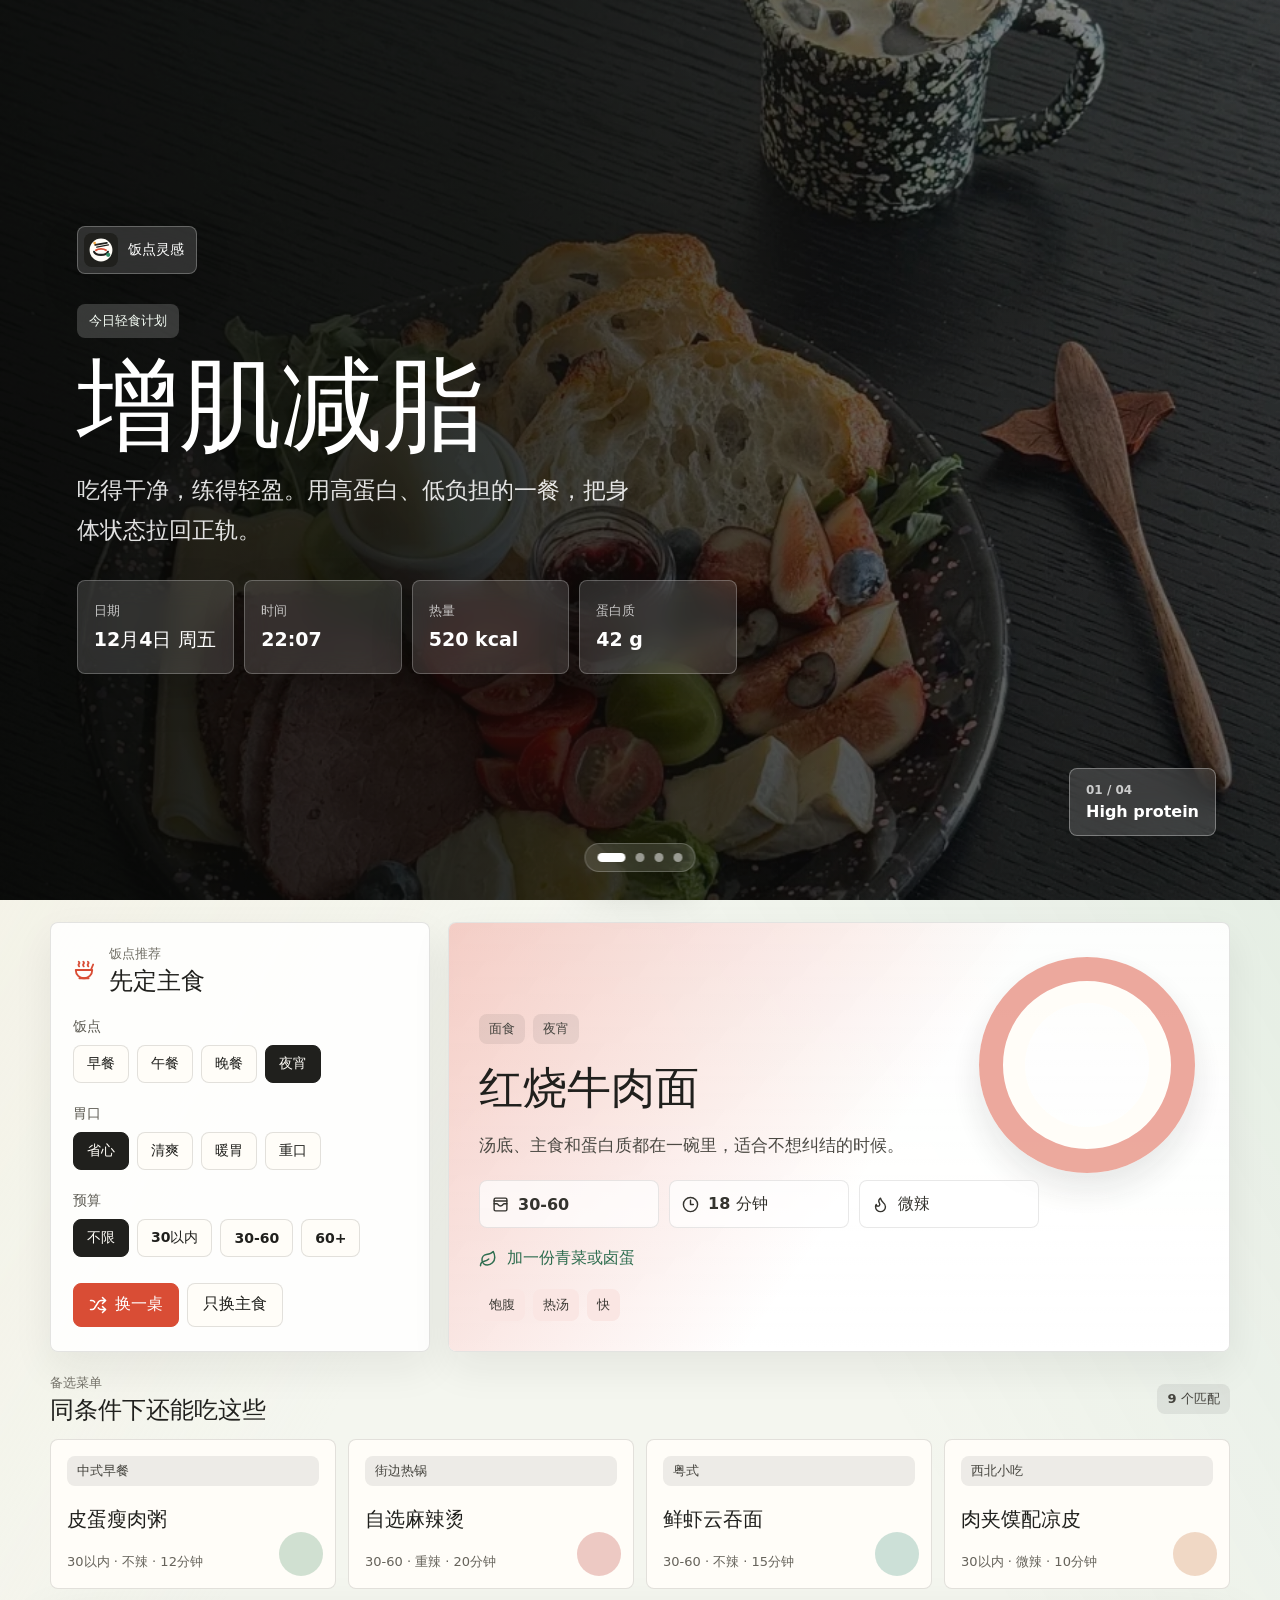
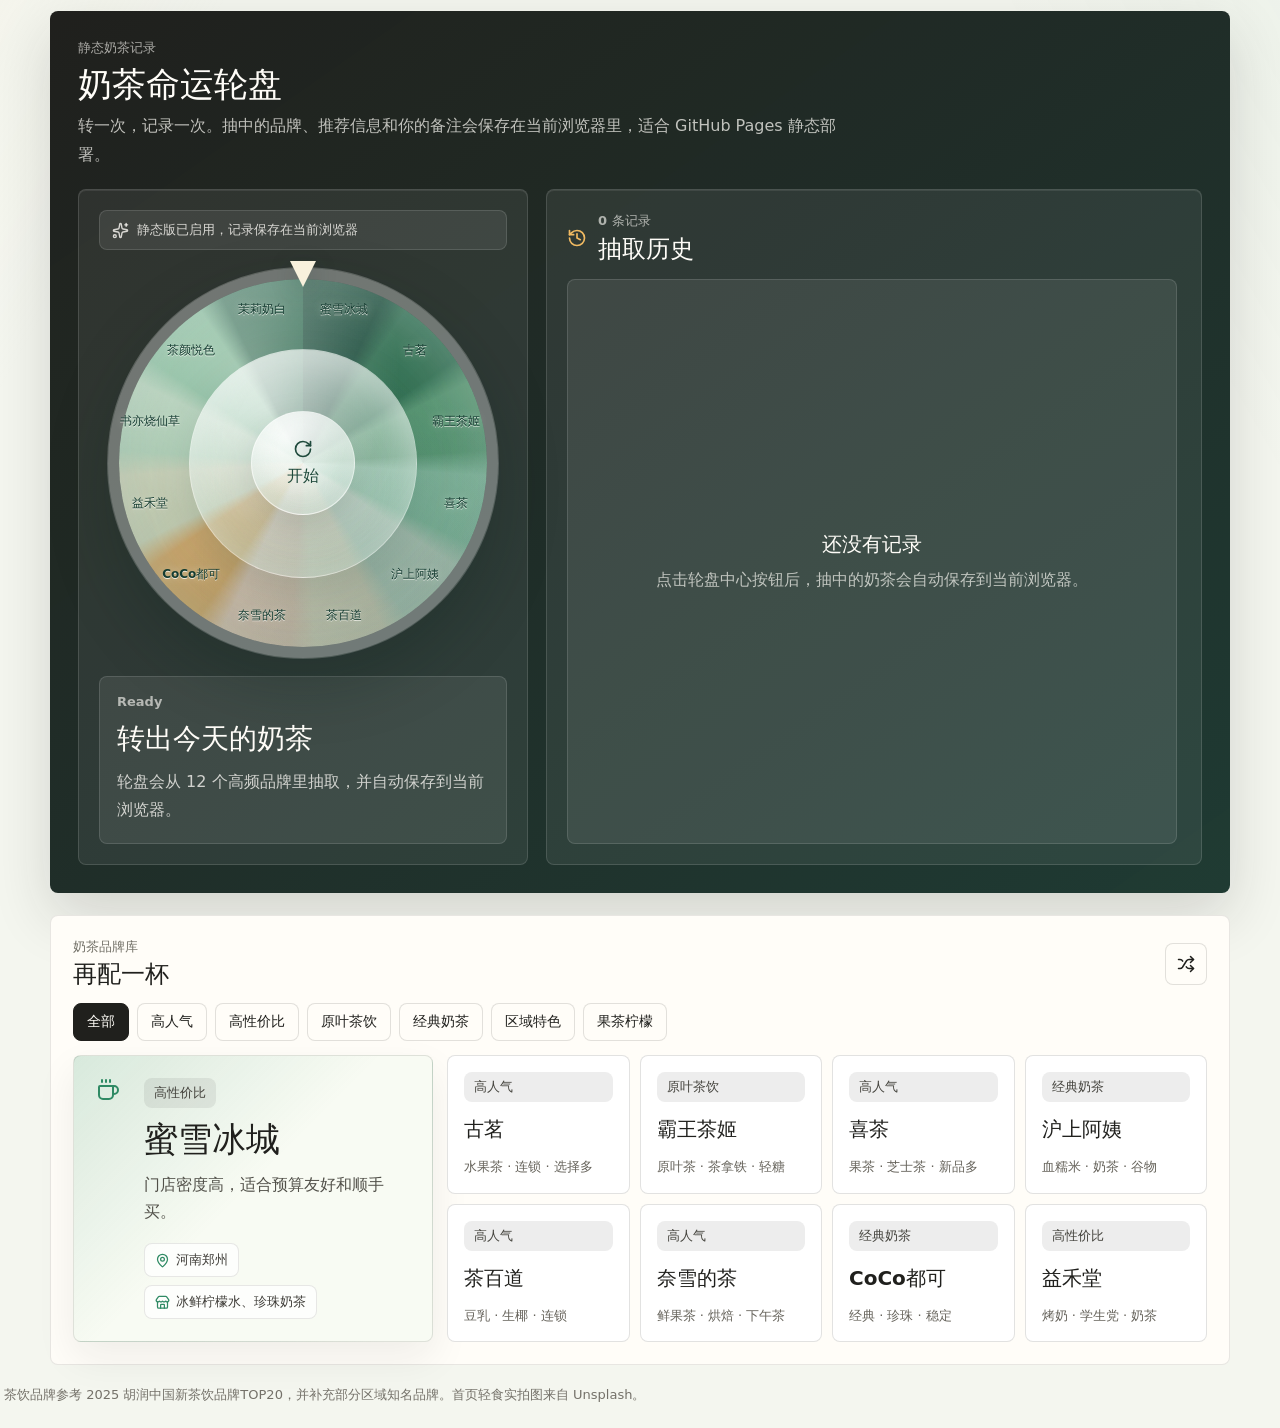
<file: index.html>
<!doctype html>
<html lang="zh-CN">
  <head>
    <meta charset="UTF-8" />
    <meta name="viewport" content="width=device-width, initial-scale=1.0" />
    <meta name="theme-color" content="#f7f8f2" />
    <link rel="icon" type="image/svg+xml" href="./logo.svg" />
    <title>今天吃什么</title>
    <script defer src="./assets/static-entry-OGazrVI2.js"></script>
    <link rel="stylesheet" href="./assets/static-entry-RUW2X39W.css">
  </head>
  <body>
    <div id="root"></div>
  </body>
</html>
</file>
<file: assets/static-entry-RUW2X39W.css>
:root{color:#20201d;font-synthesis:none;text-rendering:optimizelegibility;-webkit-font-smoothing:antialiased;-moz-osx-font-smoothing:grayscale;background:#f7f8f2;font-family:Inter,PingFang SC,Microsoft YaHei,Noto Sans CJK SC,system-ui,sans-serif}*{box-sizing:border-box}body{background:linear-gradient(120deg,#f4eedec7,#0000 38%),linear-gradient(240deg,#2f8a6421,#0000 40%),#f4f6ef;min-width:320px;min-height:100vh;margin:0}button{font:inherit}.app-shell{width:min(100%,1920px);margin:0 auto;padding:0 0 22px}.hero-stage{background:#0c0d0b;min-height:100vh;position:relative}.hero-slider{scroll-snap-type:x mandatory;scroll-behavior:smooth;scrollbar-width:none;background:#0c0d0b;width:100%;min-height:100vh;display:flex;overflow:auto hidden}.hero-slider::-webkit-scrollbar{display:none}.app-header{scroll-snap-align:start;scroll-snap-stop:always;background:linear-gradient(90deg, #090a08d1 0%, #0d0f0ca8 38%, #0d0f0c47 68%, #0d0f0c1f 100%), linear-gradient(180deg, #0a0b092e, #0a0b0975), var(--hero-image) var(--hero-position) / cover no-repeat;min-height:100vh;box-shadow:none;border:0;border-radius:0;flex:0 0 100%;align-items:center;padding:56px clamp(24px,6vw,96px);display:flex;position:relative;overflow:hidden}.app-header:after{content:"";pointer-events:none;background:#00000038;position:absolute;inset:0}.app-header.content-right{background:linear-gradient(270deg, #090a08d6 0%, #0d0f0cad 38%, #0d0f0c47 70%, #0d0f0c1a 100%), linear-gradient(180deg, #0a0b0929, #0a0b0970), var(--hero-image) var(--hero-position) / cover no-repeat;justify-content:flex-end}.app-header.content-right .header-copy{text-align:right;align-items:flex-end}.app-header.content-right .hero-copy{justify-items:end}.app-header.content-right .hero-stats{direction:rtl}.app-header.content-right .hero-stat{text-align:left;direction:ltr}.header-copy{z-index:1;flex-direction:column;justify-content:center;align-items:flex-start;gap:30px;width:min(760px,100%);min-width:0;padding:0;display:flex;position:relative}.brand-lockup{color:#fff;-webkit-backdrop-filter:blur(14px);backdrop-filter:blur(14px);background:#ffffff24;border:1px solid #ffffff42;border-radius:8px;align-items:center;gap:10px;min-height:46px;padding:6px 12px 6px 6px;font-size:14px;font-weight:900;display:inline-flex;box-shadow:0 16px 36px #0000002e}.project-logo{width:34px;height:34px;display:block}.hero-copy{gap:18px;max-width:620px;display:grid}.hero-kicker{color:#f7fff7;-webkit-backdrop-filter:blur(12px);backdrop-filter:blur(12px);background:#ffffff2e;border-radius:8px;align-items:center;width:fit-content;min-height:34px;padding:7px 12px;font-size:13px;font-weight:950;display:inline-flex}.hero-copy p{color:#ffffffe0;max-width:560px;font-size:23px;font-weight:850;line-height:1.72}.hero-stats{grid-template-columns:repeat(4,minmax(0,1fr));gap:10px;width:min(100%,660px);display:grid}.hero-stat{-webkit-backdrop-filter:blur(14px);backdrop-filter:blur(14px);background:#ffffff21;border:1px solid #ffffff3d;border-radius:8px;align-content:center;gap:8px;min-height:94px;padding:16px;display:grid;box-shadow:0 18px 42px #0000002e}.hero-stat span{color:#ffffffb8;font-size:13px;font-weight:900}.hero-stat strong{color:#fff;font-size:19px;font-weight:950;line-height:1.25}.date-chip,.result-topline span,.section-heading>span,.drink-feature>div>span,.brand-card>span,.meal-card>span{color:#45443e;background:#20201d14;border-radius:8px;align-items:center;min-height:30px;padding:5px 10px;font-size:13px;font-weight:700;display:inline-flex}h1,h2,h3,p{margin:0}h1{letter-spacing:0;color:#fff;font-size:clamp(68px,8vw,126px);font-weight:950;line-height:.95}.hero-badge{z-index:1;-webkit-backdrop-filter:blur(14px);backdrop-filter:blur(14px);color:#fff;background:#ffffff26;border:1px solid #ffffff52;border-radius:8px;gap:5px;padding:14px 16px;display:grid;position:absolute;bottom:clamp(24px,5vw,72px);right:clamp(24px,5vw,72px);box-shadow:0 18px 40px #0000002e}.content-right .hero-badge{left:clamp(24px,5vw,72px);right:auto}.slide-dots{z-index:3;-webkit-backdrop-filter:blur(16px);backdrop-filter:blur(16px);background:#ffffff1f;border:1px solid #ffffff38;border-radius:999px;align-items:center;gap:10px;padding:9px 12px;display:inline-flex;position:absolute;bottom:28px;left:50%;transform:translate(-50%);box-shadow:0 18px 40px #0000002e}.slide-dot{cursor:pointer;background:#ffffff80;border:0;border-radius:999px;width:9px;height:9px;padding:0;transition:width .18s,background .18s,transform .18s}.slide-dot:hover,.slide-dot:focus-visible{background:#ffffffdb;outline:none;transform:scale(1.1)}.slide-dot.active{background:#fff;width:28px}.hero-badge span{color:#ffffffbd;font-size:12px;font-weight:900}.hero-badge strong{font-size:16px;font-weight:950;line-height:1.2}main{gap:22px;width:min(1180px,100% - 40px);margin:0 auto;padding-top:22px;display:grid}.decision-tool{grid-template-columns:380px minmax(0,1fr);align-items:stretch;gap:18px;display:grid}.tool-controls,.result-panel,.drink-feature{background:#ffffffdb;border:1px solid #20201d1f;border-radius:8px;box-shadow:0 16px 40px #20201d12}.tool-controls{align-content:start;gap:22px;padding:22px;display:grid}.section-title,.section-heading{justify-content:space-between;align-items:center;gap:14px;display:flex}.section-title{justify-content:flex-start}.section-title svg{color:#d94d35;flex:none}.section-title p,.section-heading p{color:#727067;font-size:13px;font-weight:800}.section-title h2,.section-heading h2{color:#20201d;letter-spacing:0;margin-top:4px;font-size:24px;line-height:1.2}.control-group{gap:9px;display:grid}.control-group>span{color:#5c5a52;font-size:14px;font-weight:800}.segmented,.drink-controls,.action-row,.tag-row,.brand-meta{flex-wrap:wrap;gap:8px;display:flex}.seg-button,.secondary-action,.icon-action,.primary-action,.meal-card,.brand-card{color:#20201d;cursor:pointer;background:#fffdf8;border:1px solid #20201d21;border-radius:8px;transition:transform .16s,border-color .16s,background .16s,box-shadow .16s}.seg-button{min-height:38px;padding:8px 13px;font-size:14px;font-weight:800}.seg-button:hover,.secondary-action:hover,.icon-action:hover,.meal-card:hover,.brand-card:hover{border-color:#d94d3573;transform:translateY(-1px);box-shadow:0 8px 18px #20201d14}.seg-button.active{color:#fffdf8;background:#20201d;border-color:#20201d}.action-row{margin-top:4px}.primary-action,.secondary-action{justify-content:center;align-items:center;gap:8px;min-height:44px;padding:10px 15px;font-weight:900;display:inline-flex}.primary-action{color:#fff;background:#d94d35;border-color:#d94d35}.primary-action:hover{transform:translateY(-1px);box-shadow:0 12px 28px #d94d3547}.result-panel{align-content:end;gap:20px;min-height:430px;padding:30px;display:grid;position:relative;overflow:hidden}.result-panel:before{content:"";background:linear-gradient(125deg, color-mix(in srgb, var(--accent) 28%, transparent), transparent 55%), linear-gradient(180deg, #fff3, #ffffffeb);pointer-events:none;position:absolute;inset:0}.result-panel:after{content:"";border:24px solid color-mix(in srgb, var(--accent) 55%, #fff);opacity:.88;border-radius:50%;width:168px;height:168px;position:absolute;top:34px;right:34px;box-shadow:inset 0 0 0 22px #fffdf8,0 16px 34px #20201d1f}.result-panel>*{z-index:1;position:relative}.result-topline{flex-wrap:wrap;gap:8px;display:flex}.result-panel h2{letter-spacing:0;max-width:520px;font-size:44px;line-height:1.08}.result-panel p{color:#4b4943;max-width:560px;font-size:17px;line-height:1.7}.meta-grid{grid-template-columns:repeat(3,minmax(120px,1fr));gap:10px;max-width:560px;display:grid}.metric{color:#34332e;background:#ffffffb8;border:1px solid #20201d1a;border-radius:8px;align-items:center;gap:9px;min-height:48px;padding:10px 12px;font-weight:850;display:flex}.metric svg,.pairing-line svg,.brand-meta svg{flex:none}.pairing-line{color:#2f6e50;align-items:center;gap:10px;font-weight:850;display:flex}.tag-row span{background:color-mix(in srgb, var(--accent) 14%, #fff);color:#3c3a35;border-radius:8px;padding:7px 10px;font-size:13px;font-weight:800}.suggestion-section,.drink-section{gap:14px;display:grid}.meal-grid{grid-template-columns:repeat(4,minmax(0,1fr));gap:12px;display:grid}.meal-card,.brand-card{text-align:left;align-content:space-between;gap:10px;min-height:150px;padding:16px;display:grid;position:relative;overflow:hidden}.meal-card:after{content:"";background:color-mix(in srgb, var(--accent) 26%, transparent);border-radius:50%;width:44px;height:44px;position:absolute;inset:auto 12px 12px auto}.meal-card strong,.brand-card strong{color:#20201d;font-size:20px;line-height:1.25}.meal-card small,.brand-card small{color:#66635b;font-size:13px;line-height:1.5}.drink-section{background:#fffdf8;border:1px solid #20201d1a;border-radius:8px;padding:22px}.icon-action{justify-content:center;align-items:center;width:42px;height:42px;display:inline-flex}.drink-layout{grid-template-columns:360px minmax(0,1fr);align-items:stretch;gap:14px;display:grid}.drink-feature{background:linear-gradient(135deg,#2f8a6429,#0000 48%),#f8fbf3;grid-template-columns:34px minmax(0,1fr);gap:14px;min-height:260px;padding:22px;display:grid}.drink-feature svg{color:#2f8a64}.drink-feature h3{letter-spacing:0;margin-top:12px;font-size:34px;line-height:1.14}.drink-feature p{color:#515049;margin-top:12px;line-height:1.7}.brand-meta{margin-top:18px}.brand-meta span{color:#3f3d38;background:#ffffffbd;border:1px solid #20201d1a;border-radius:8px;align-items:center;gap:6px;min-height:34px;padding:7px 10px;font-size:13px;font-weight:800;display:inline-flex}.brand-grid{grid-template-columns:repeat(4,minmax(0,1fr));gap:10px;display:grid}.brand-card{background:#fff;min-height:124px}.tea-wheel-section{color:#fffdf8;background:linear-gradient(145deg,#20201df5,#1f3d35eb),#20201d;border-radius:8px;gap:20px;padding:28px;display:grid;box-shadow:0 22px 58px #20201d29}.tea-wheel-heading{gap:8px;max-width:760px;display:grid}.tea-wheel-heading>span,.history-title span,.wheel-result>span,.spin-record-main>span{color:#fffdf89e;font-size:13px;font-weight:900}.tea-wheel-heading h2{color:#fffdf8;font-size:34px;line-height:1.15}.tea-wheel-heading p{color:#fffdf8b8;font-size:16px;line-height:1.8}.tea-wheel-layout{grid-template-columns:minmax(340px,450px) minmax(0,1fr);align-items:stretch;gap:18px;display:grid}.wheel-panel,.spin-history-panel{background:#ffffff12;border:1px solid #ffffff21;border-radius:8px;box-shadow:inset 0 1px #ffffff14}.wheel-panel{justify-items:center;gap:18px;padding:20px;display:grid}.wheel-status{color:#fffdf8cc;background:#ffffff14;border:1px solid #ffffff21;border-radius:8px;justify-self:stretch;align-items:center;gap:8px;min-height:40px;padding:9px 12px;font-size:13px;font-weight:850;display:flex}.wheel-stage{aspect-ratio:1;place-items:center;width:min(100%,390px);display:grid;position:relative}.wheel-pointer{z-index:3;filter:drop-shadow(0 8px 12px #112d223d);border-top:26px solid #f8f1dc;border-left:13px solid #0000;border-right:13px solid #0000;width:0;height:0;position:absolute;top:-7px;left:50%;transform:translate(-50%)}.tea-wheel{--label-radius:158px;background:conic-gradient(var(--wheel-gradient));-webkit-backdrop-filter:blur(12px)saturate(1.16);background-clip:padding-box;border:11px solid #ffffff52;border-radius:50%;width:100%;height:100%;transition:transform 3.25s cubic-bezier(.12,.74,.18,1);position:relative;box-shadow:0 26px 60px #0b211a42,0 0 0 1px #ffffff3d,inset 0 22px 48px #fff3,inset 0 -22px 48px #1e534124}.tea-wheel:before{content:"";z-index:1;pointer-events:none;background:radial-gradient(circle at 34% 24%,#fffdf861,#0000 42%),radial-gradient(circle at 70% 78%,#1f524129,#0000 48%),linear-gradient(135deg,#ffffff29,#0000 46%,#19463614);border-radius:50%;position:absolute;inset:0}.tea-wheel:after{content:"";z-index:3;-webkit-backdrop-filter:blur(18px)saturate(1.2);background:radial-gradient(circle at 34% 26%,#ffffff9e,#eff9f25c 52%,#dff1e742);border:1px solid #ffffff61;border-radius:50%;position:absolute;inset:19%;box-shadow:inset 0 20px 36px #ffffff80,inset 0 -24px 46px #397a5c21,0 18px 42px #19463626}.wheel-label{z-index:2;color:#143c31;text-align:center;text-shadow:0 1px #fffdf8cc,0 0 10px #fffdf861;pointer-events:none;width:74px;font-size:12px;font-weight:950;line-height:1.15;position:absolute;top:50%;left:50%}.wheel-spin-button{z-index:4;color:#1f4a3c;cursor:pointer;-webkit-backdrop-filter:blur(16px)saturate(1.22);background:radial-gradient(circle at 35% 24%,#ffffffc7,#ebf7ef57 58%,#d5ebe042),#ffffff3d;border:1px solid #ffffff80;border-radius:50%;flex-direction:column;justify-content:center;align-items:center;gap:7px;width:104px;height:104px;font-weight:950;transition:transform .18s,box-shadow .18s;display:inline-flex;position:absolute;box-shadow:0 18px 40px #0e2e242e,inset 0 16px 26px #ffffff70,inset 0 -14px 26px #457e6324}.wheel-spin-button:hover:not(:disabled){transform:scale(1.03);box-shadow:0 22px 48px #0e2e243d,inset 0 18px 28px #ffffff80,inset 0 -14px 26px #457e6329}.wheel-spin-button:disabled{cursor:wait;opacity:.76}.wheel-spin-button svg{transition:transform .32s}.wheel-spin-button:disabled svg{animation:.9s linear infinite wheel-button-spin}@keyframes wheel-button-spin{to{transform:rotate(360deg)}}.wheel-result{background:#ffffff14;border:1px solid #ffffff21;border-radius:8px;justify-self:stretch;gap:10px;min-height:168px;padding:17px;display:grid}.wheel-result h3{color:#fffdf8;font-size:28px;line-height:1.12}.wheel-result p{color:#fffdf8c2;line-height:1.7}.wheel-result div{flex-wrap:wrap;gap:8px;display:flex}.wheel-result strong{color:#fffdf8e0;background:#ffffff1a;border-radius:8px;align-items:center;min-height:32px;padding:6px 9px;font-size:13px;display:inline-flex}.spin-history-panel{grid-template-rows:auto minmax(0,1fr);gap:14px;min-height:100%;padding:20px;display:grid}.history-title{align-items:center;gap:11px;display:flex}.history-title svg{color:#f1ba62}.history-title h3{color:#fffdf8;margin-top:3px;font-size:24px}.spin-record-list{gap:12px;max-height:650px;padding-right:4px;display:grid;overflow:auto}.empty-records,.spin-record{background:#ffffff14;border:1px solid #ffffff21;border-radius:8px}.empty-records{text-align:center;place-content:center;gap:8px;min-height:180px;padding:24px;display:grid}.empty-records strong{font-size:20px}.empty-records span{color:#fffdf8ad;line-height:1.7}.spin-record{gap:12px;padding:15px;display:grid}.spin-record-main{gap:6px;display:grid}.spin-record-main h4{color:#fffdf8;margin:0;font-size:21px}.spin-record-main p{color:#fffdf8ad;line-height:1.6}.spin-record textarea{resize:vertical;color:#fffdf8;width:100%;min-height:80px;font:inherit;background:#00000029;border:1px solid #ffffff24;border-radius:8px;padding:10px 12px;line-height:1.5}.spin-record textarea::placeholder{color:#fffdf86b}.record-actions{flex-wrap:wrap;gap:8px;display:flex}.record-actions button{color:#fffdf8;cursor:pointer;background:#ffffff1f;border:1px solid #ffffff29;border-radius:8px;align-items:center;gap:7px;min-height:38px;padding:8px 11px;font-weight:850;display:inline-flex}.record-actions button:hover{background:#ffffff2e}.record-actions .ghost-danger{color:#ffd8cd}footer{color:#747169;padding:20px 4px 0;font-size:13px;line-height:1.6}@media (width<=980px){.decision-tool,.drink-layout{grid-template-columns:1fr}.app-header{background:linear-gradient(90deg, #090a08db 0%, #0d0f0c94 58%, #0d0f0c33 100%), linear-gradient(180deg, #0a0b0938, #0a0b0985), var(--hero-image) var(--hero-position) / cover no-repeat;min-height:100vh}.app-header.content-right{background:linear-gradient(270deg, #090a08db 0%, #0d0f0c99 56%, #0d0f0c33 100%), linear-gradient(180deg, #0a0b0938, #0a0b0985), var(--hero-image) var(--hero-position) / cover no-repeat}.meal-grid,.brand-grid,.tea-wheel-layout{grid-template-columns:repeat(2,minmax(0,1fr))}.tea-wheel-layout{grid-template-columns:1fr}.spin-record-list{max-height:none}}@media (width<=640px){.app-shell{width:100%;padding-top:0}.app-header{background:linear-gradient(180deg, #070807c7 0%, #0708079e 44%, #070807c2 100%), var(--hero-image) center / cover no-repeat;min-height:100vh;padding:24px 18px}.app-header.content-right{background:linear-gradient(180deg, #070807c7 0%, #0708079e 44%, #070807c2 100%), var(--hero-image) center / cover no-repeat;justify-content:flex-start}.app-header.content-right .header-copy,.app-header.content-right .hero-copy{text-align:left;place-items:flex-start start}.app-header.content-right .hero-stats{direction:ltr}.tool-controls,.result-panel,.drink-section{padding:18px}h1{font-size:54px}.hero-copy p,.result-panel p{font-size:16px}.header-copy{gap:20px;padding:0}.hero-stats{grid-template-columns:repeat(2,minmax(0,1fr))}.hero-stat{min-height:82px;padding:12px}.hero-stat strong{font-size:16px}.hero-badge{bottom:66px;right:18px}.content-right .hero-badge{left:auto;right:18px}.slide-dots{bottom:18px}.result-panel{min-height:390px}.result-panel:after{display:none}.result-panel h2{font-size:34px}.meta-grid,.meal-grid,.brand-grid{grid-template-columns:1fr}.tea-wheel-section{padding:18px}.tea-wheel-heading h2{font-size:28px}.wheel-stage{width:min(100%,320px)}.tea-wheel{--label-radius:126px;border-width:8px}.wheel-label{width:58px;font-size:10px}.wheel-spin-button{width:88px;height:88px}.wheel-result{min-height:150px}.primary-action,.secondary-action{width:100%}}
</file>
